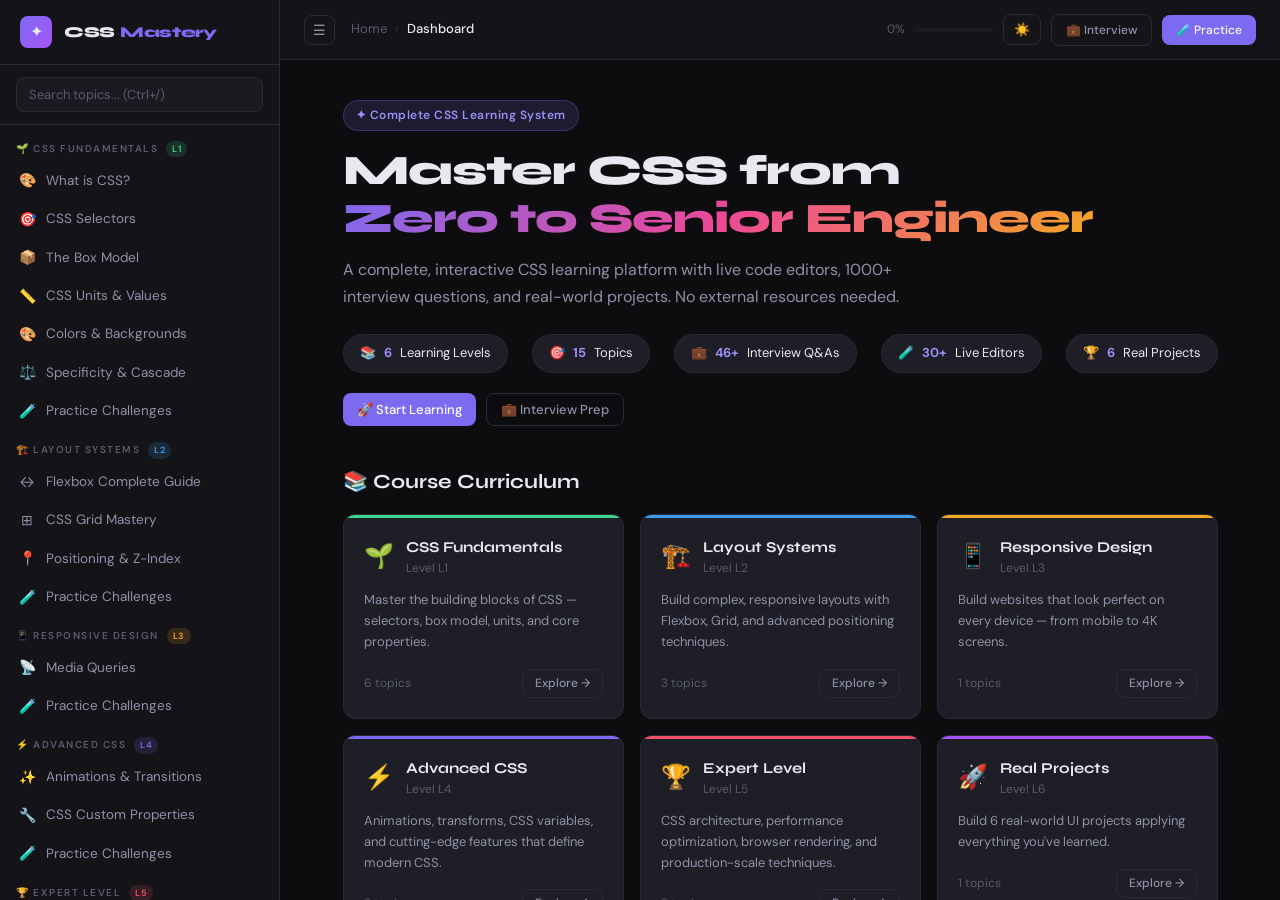
<file: index.html>
<!DOCTYPE html>
<html lang="en">
<head>
  <meta charset="UTF-8">
  <meta name="viewport" content="width=device-width, initial-scale=1.0">
  <title>CSS Mastery Platform — Zero to Senior Engineer</title>
  <meta name="description" content="Complete interactive CSS learning platform with live editors, 1000+ interview questions, and real-world projects.">
  <link rel="stylesheet" href="styles.css">
</head>
<body>

<!-- ============ LOADING ============ -->
<div id="loading">
  <div class="logo-icon" style="width:48px;height:48px;font-size:22px;margin-bottom:16px;">✦</div>
  <div class="loading-spinner"></div>
  <div class="loading-text">Loading CSS Mastery Platform...</div>
</div>

<!-- ============ APP SHELL ============ -->
<div id="app">

  <!-- SIDEBAR -->
  <aside id="sidebar">
    <div class="sidebar-logo">
      <div class="logo-icon">✦</div>
      <div class="logo-text">CSS <span>Mastery</span></div>
    </div>
    <div class="sidebar-search">
      <input type="text" id="sidebar-search" placeholder="Search topics... (Ctrl+/)">
    </div>
    <nav class="sidebar-nav" id="sidebar-nav"></nav>
  </aside>

  <!-- MAIN -->
  <div id="main">

    <!-- HEADER -->
    <header id="header">
      <button class="header-toggle" onclick="toggleSidebar()" title="Toggle Sidebar">☰</button>
      <div class="header-breadcrumb" id="header-breadcrumb">
        <span class="crumb-active">Dashboard</span>
      </div>
      <div class="header-actions">
        <div class="progress-ring" title="Course Progress">
          <span id="progress-pct" style="font-size:12px;color:var(--text-muted);">0%</span>
          <div class="progress-bar-mini">
            <div class="progress-fill" id="progress-fill" style="width:0%"></div>
          </div>
        </div>
        <button class="btn btn-ghost" id="theme-btn" onclick="toggleTheme()" title="Toggle Theme" style="padding:6px 10px;">🌙</button>
        <button class="btn btn-ghost" onclick="navigateTo('interview')" style="font-size:12px;">💼 Interview</button>
        <button class="btn btn-accent" onclick="navigateTo('practice')" style="font-size:12px;">🧪 Practice</button>
      </div>
    </header>

    <!-- CONTENT -->
    <div id="content">

      <!-- HOME -->
      <div class="page active" id="page-home"></div>

      <!-- LESSON -->
      <div class="page" id="page-lesson">
        <div class="lesson-layout">
          <div class="lesson-content" id="lesson-content"></div>
          <div class="lesson-playground" id="playground-container"></div>
        </div>
      </div>

      <!-- INTERVIEW -->
      <div class="page" id="page-interview"></div>

      <!-- PRACTICE LIST -->
      <div class="page" id="page-practice"></div>

      <!-- CHALLENGE EDITOR -->
      <div class="page" id="page-challenge">
        <div class="challenge-editor-layout">
          <div class="challenge-desc" id="challenge-desc"></div>
          <div class="challenge-editor" id="challenge-editor-panel"></div>
          <div class="challenge-preview" style="display:flex;flex-direction:column;">
            <div style="padding:8px 12px;border-bottom:1px solid var(--border);font-size:11px;color:var(--text-muted);display:flex;justify-content:space-between;align-items:center;background:var(--bg-secondary);flex-shrink:0;">
              <span>LIVE PREVIEW</span>
              <button class="editor-btn" onclick="openFullPreview('ch')" style="font-size:10px;">⛶ Expand</button>
            </div>
            <iframe id="ch-preview" title="Challenge Preview"
              style="width:100%;flex:1;border:none;display:block;background:white;"
              sandbox="allow-scripts allow-same-origin allow-forms"></iframe>
          </div>
        </div>
      </div>

      <!-- PROGRESS -->
      <div class="page" id="page-progress"></div>

    </div><!-- /content -->
  </div><!-- /main -->
</div><!-- /app -->

<!-- TOAST -->
<div id="toast-container"></div>

<!-- ============ SCRIPTS — ORDER MATTERS ============ -->
<!-- 1. Data first -->
<script src="questions.js"></script>
<script src="data.js"></script>

<!-- 2. Editor (defines buildPlaygroundHTML, buildChallengeEditorHTML, EDITOR) -->
<script src="editor.js"></script>

<!-- 3. Inject playground HTML into DOM BEFORE app.js runs -->
<script>
  document.getElementById('playground-container').innerHTML   = buildPlaygroundHTML('pg');
  document.getElementById('challenge-editor-panel').innerHTML = buildChallengeEditorHTML('ch');
</script>

<!-- 4. App logic (DOMContentLoaded fires here — all elements exist) -->
<script src="app.js"></script>

</body>
</html>
</file>
<file: styles.css>
/* ============================================
   CSS MASTERY PLATFORM - Core Styles
   ============================================ */

@import url('https://fonts.googleapis.com/css2?family=JetBrains+Mono:wght@400;500;600&family=Syne:wght@400;500;600;700;800&family=DM+Sans:ital,opsz,wght@0,9..40,300;0,9..40,400;0,9..40,500;1,9..40,300&display=swap');

:root {
  /* Color System */
  --bg-primary: #0d0d0f;
  --bg-secondary: #141418;
  --bg-tertiary: #1a1a20;
  --bg-card: #1e1e26;
  --bg-hover: #25252f;
  --border: #2a2a36;
  --border-light: #333340;

  /* Accent Colors */
  --accent: #7c6af0;
  --accent-soft: #9b8ff5;
  --accent-dim: rgba(124, 106, 240, 0.15);
  --accent-glow: rgba(124, 106, 240, 0.3);
  --green: #3dd68c;
  --green-dim: rgba(61, 214, 140, 0.15);
  --orange: #f5a623;
  --orange-dim: rgba(245, 166, 35, 0.15);
  --red: #f0506e;
  --red-dim: rgba(240, 80, 110, 0.15);
  --blue: #3d9cf0;
  --blue-dim: rgba(61, 156, 240, 0.15);

  /* Typography */
  --text-primary: #e8e8f0;
  --text-secondary: #9090a8;
  --text-muted: #5a5a70;
  --text-accent: #7c6af0;

  /* Fonts */
  --font-display: 'Syne', sans-serif;
  --font-body: 'DM Sans', sans-serif;
  --font-code: 'JetBrains Mono', monospace;

  /* Spacing */
  --sidebar-width: 280px;
  --header-height: 60px;
  --radius: 8px;
  --radius-lg: 12px;

  /* Transitions */
  --transition: 0.2s ease;
}

/* Light Mode */
body.light {
  --bg-primary: #f5f5f8;
  --bg-secondary: #ebebf0;
  --bg-tertiary: #e0e0ea;
  --bg-card: #ffffff;
  --bg-hover: #e8e8f2;
  --border: #d8d8e8;
  --border-light: #c8c8dc;
  --text-primary: #1a1a2e;
  --text-secondary: #4a4a6a;
  --text-muted: #8a8aaa;
  --accent-dim: rgba(124, 106, 240, 0.1);
}

/* ============================================ RESET */
*, *::before, *::after { box-sizing: border-box; margin: 0; padding: 0; }
html { scroll-behavior: smooth; }
body {
  font-family: var(--font-body);
  background: var(--bg-primary);
  color: var(--text-primary);
  line-height: 1.6;
  overflow: hidden;
  height: 100vh;
}

/* ============================================ SCROLLBAR */
::-webkit-scrollbar { width: 5px; height: 5px; }
::-webkit-scrollbar-track { background: transparent; }
::-webkit-scrollbar-thumb { background: var(--border); border-radius: 99px; }
::-webkit-scrollbar-thumb:hover { background: var(--border-light); }

/* ============================================ LAYOUT */
#app { display: flex; height: 100vh; overflow: hidden; }

/* SIDEBAR */
#sidebar {
  width: var(--sidebar-width);
  background: var(--bg-secondary);
  border-right: 1px solid var(--border);
  display: flex;
  flex-direction: column;
  overflow: hidden;
  flex-shrink: 0;
  transition: width var(--transition);
  z-index: 100;
}

#sidebar.collapsed { width: 60px; }

.sidebar-logo {
  padding: 16px 20px;
  border-bottom: 1px solid var(--border);
  display: flex;
  align-items: center;
  gap: 12px;
  min-height: var(--header-height);
}

.logo-icon {
  width: 32px; height: 32px;
  background: linear-gradient(135deg, var(--accent), #a855f7);
  border-radius: 8px;
  display: flex; align-items: center; justify-content: center;
  font-size: 16px;
  flex-shrink: 0;
}

.logo-text {
  font-family: var(--font-display);
  font-weight: 800;
  font-size: 15px;
  letter-spacing: -0.3px;
  white-space: nowrap;
  overflow: hidden;
}

.logo-text span { color: var(--accent); }

.sidebar-search {
  padding: 12px 16px;
  border-bottom: 1px solid var(--border);
}

.sidebar-search input {
  width: 100%;
  background: var(--bg-tertiary);
  border: 1px solid var(--border);
  border-radius: var(--radius);
  padding: 8px 12px;
  color: var(--text-primary);
  font-size: 13px;
  font-family: var(--font-body);
  outline: none;
  transition: border-color var(--transition);
}

.sidebar-search input:focus { border-color: var(--accent); }
.sidebar-search input::placeholder { color: var(--text-muted); }

.sidebar-nav {
  flex: 1;
  overflow-y: auto;
  padding: 8px 0;
}

.nav-section {
  margin-bottom: 4px;
}

.nav-section-header {
  padding: 8px 16px 4px;
  font-size: 10px;
  font-weight: 600;
  letter-spacing: 1.5px;
  text-transform: uppercase;
  color: var(--text-muted);
  display: flex;
  align-items: center;
  gap: 8px;
  cursor: pointer;
  user-select: none;
}

.nav-level-badge {
  font-size: 9px;
  padding: 1px 6px;
  border-radius: 99px;
  font-weight: 600;
  letter-spacing: 0.5px;
}

.level-1 .nav-level-badge { background: var(--green-dim); color: var(--green); }
.level-2 .nav-level-badge { background: var(--blue-dim); color: var(--blue); }
.level-3 .nav-level-badge { background: var(--orange-dim); color: var(--orange); }
.level-4 .nav-level-badge { background: var(--accent-dim); color: var(--accent); }
.level-5 .nav-level-badge { background: var(--red-dim); color: var(--red); }
.level-6 .nav-level-badge { background: rgba(168, 85, 247, 0.15); color: #a855f7; }
.level-7 .nav-level-badge { background: rgba(234, 179, 8, 0.15); color: #eab308; }

.nav-items { overflow: hidden; }

.nav-item {
  display: flex;
  align-items: center;
  gap: 10px;
  padding: 8px 16px;
  cursor: pointer;
  transition: all var(--transition);
  font-size: 13.5px;
  color: var(--text-secondary);
  border-left: 2px solid transparent;
  position: relative;
}

.nav-item:hover {
  background: var(--bg-hover);
  color: var(--text-primary);
}

.nav-item.active {
  background: var(--accent-dim);
  color: var(--accent-soft);
  border-left-color: var(--accent);
}

.nav-item .nav-icon { font-size: 14px; flex-shrink: 0; width: 18px; text-align: center; }
.nav-item .nav-label { flex: 1; white-space: nowrap; overflow: hidden; text-overflow: ellipsis; }

.nav-item .done-dot {
  width: 6px; height: 6px;
  border-radius: 50%;
  background: var(--green);
  flex-shrink: 0;
  display: none;
}

.nav-item.done .done-dot { display: block; }

/* MAIN CONTENT */
#main {
  flex: 1;
  display: flex;
  flex-direction: column;
  overflow: hidden;
}

/* HEADER */
#header {
  height: var(--header-height);
  background: var(--bg-secondary);
  border-bottom: 1px solid var(--border);
  display: flex;
  align-items: center;
  padding: 0 24px;
  gap: 16px;
  flex-shrink: 0;
}

.header-toggle {
  background: none;
  border: 1px solid var(--border);
  color: var(--text-secondary);
  cursor: pointer;
  padding: 6px 8px;
  border-radius: var(--radius);
  display: flex; align-items: center;
  transition: all var(--transition);
  font-size: 14px;
}
.header-toggle:hover { color: var(--text-primary); background: var(--bg-hover); }

.header-breadcrumb {
  flex: 1;
  font-size: 13px;
  color: var(--text-muted);
  display: flex;
  align-items: center;
  gap: 8px;
}

.header-breadcrumb .crumb-active {
  color: var(--text-primary);
  font-weight: 500;
}

.header-breadcrumb .sep { color: var(--border-light); }

.header-actions {
  display: flex;
  align-items: center;
  gap: 10px;
}

.progress-ring {
  display: flex;
  align-items: center;
  gap: 8px;
  font-size: 12px;
  color: var(--text-secondary);
}

.progress-bar-mini {
  width: 80px;
  height: 4px;
  background: var(--bg-tertiary);
  border-radius: 99px;
  overflow: hidden;
}

.progress-fill { height: 100%; background: var(--accent); border-radius: 99px; transition: width 0.5s ease; }

.btn {
  display: inline-flex;
  align-items: center;
  gap: 6px;
  padding: 7px 14px;
  border-radius: var(--radius);
  border: none;
  cursor: pointer;
  font-size: 13px;
  font-family: var(--font-body);
  font-weight: 500;
  transition: all var(--transition);
}

.btn-ghost {
  background: none;
  color: var(--text-secondary);
  border: 1px solid var(--border);
}
.btn-ghost:hover { color: var(--text-primary); background: var(--bg-hover); }

.btn-accent {
  background: var(--accent);
  color: white;
}
.btn-accent:hover { background: var(--accent-soft); transform: translateY(-1px); }

.btn-green {
  background: var(--green-dim);
  color: var(--green);
  border: 1px solid rgba(61, 214, 140, 0.3);
}
.btn-green:hover { background: var(--green); color: #000; }

/* CONTENT AREA */
#content {
  flex: 1;
  overflow: hidden;
  position: relative;
  display: flex;
  flex-direction: column;
}

/* Scrollable pages */
#page-home,
#page-interview,
#page-practice,
#page-progress {
  overflow-y: auto;
  height: 100%;
}

/* ============================================ PAGES */
.page {
  display: none !important;
  visibility: hidden;
  pointer-events: none;
}
.page.active {
  display: block !important;
  visibility: visible;
  pointer-events: auto;
}

/* Lesson and challenge need flex, not block */
#page-lesson.active {
  display: flex !important;
  flex-direction: column;
  height: calc(100vh - var(--header-height));
  overflow: hidden;
}

#page-challenge.active {
  display: flex !important;
  flex-direction: column;
  height: calc(100vh - var(--header-height));
  overflow: hidden;
}

/* ============================================ HOME / DASHBOARD */
#page-home {
  padding: 40px;
  max-width: 1000px;
  margin: 0 auto;
}

.hero {
  margin-bottom: 40px;
}

.hero-tag {
  display: inline-flex;
  align-items: center;
  gap: 6px;
  background: var(--accent-dim);
  color: var(--accent-soft);
  border: 1px solid var(--accent-glow);
  padding: 5px 12px;
  border-radius: 99px;
  font-size: 12px;
  font-weight: 600;
  letter-spacing: 0.5px;
  margin-bottom: 16px;
}

.hero h1 {
  font-family: var(--font-display);
  font-size: 42px;
  font-weight: 800;
  line-height: 1.15;
  letter-spacing: -1px;
  margin-bottom: 12px;
}

.hero h1 .gradient-text {
  background: linear-gradient(135deg, var(--accent), #ec4899, var(--orange));
  -webkit-background-clip: text;
  -webkit-text-fill-color: transparent;
  background-clip: text;
}

.hero p {
  font-size: 16px;
  color: var(--text-secondary);
  max-width: 600px;
  line-height: 1.7;
  margin-bottom: 24px;
}

.hero-stats {
  display: flex;
  gap: 24px;
  flex-wrap: wrap;
}

.stat-pill {
  display: flex;
  align-items: center;
  gap: 8px;
  background: var(--bg-card);
  border: 1px solid var(--border);
  padding: 8px 16px;
  border-radius: 99px;
  font-size: 13px;
}

.stat-pill .stat-num { font-weight: 700; color: var(--accent-soft); }

/* Level Cards */
.levels-grid {
  display: grid;
  grid-template-columns: repeat(auto-fill, minmax(280px, 1fr));
  gap: 16px;
  margin-bottom: 32px;
}

.level-card {
  background: var(--bg-card);
  border: 1px solid var(--border);
  border-radius: var(--radius-lg);
  padding: 20px;
  cursor: pointer;
  transition: all var(--transition);
  position: relative;
  overflow: hidden;
}

.level-card::before {
  content: '';
  position: absolute;
  top: 0; left: 0;
  right: 0; height: 3px;
}

.level-card.lv1::before { background: var(--green); }
.level-card.lv2::before { background: var(--blue); }
.level-card.lv3::before { background: var(--orange); }
.level-card.lv4::before { background: var(--accent); }
.level-card.lv5::before { background: var(--red); }
.level-card.lv6::before { background: #a855f7; }

.level-card:hover {
  border-color: var(--border-light);
  transform: translateY(-2px);
  background: var(--bg-hover);
}

.level-card-header {
  display: flex;
  align-items: center;
  gap: 12px;
  margin-bottom: 12px;
}

.level-emoji { font-size: 24px; }

.level-card-title {
  font-family: var(--font-display);
  font-weight: 700;
  font-size: 15px;
}

.level-card-sub {
  font-size: 12px;
  color: var(--text-muted);
}

.level-card p {
  font-size: 13px;
  color: var(--text-secondary);
  line-height: 1.6;
  margin-bottom: 16px;
}

.level-card-footer {
  display: flex;
  justify-content: space-between;
  align-items: center;
}

.topic-count {
  font-size: 12px;
  color: var(--text-muted);
}

/* ============================================ LESSON PAGE */
#page-lesson {
  padding: 0;
  /* height + flex set via .active rule above */
}

.lesson-layout {
  display: flex;
  flex: 1;
  overflow: hidden;
  height: 100%;
}

.lesson-content {
  flex: 1;
  overflow-y: auto;
  padding: 32px 40px;
  max-width: 680px;
  min-width: 0;
}

.lesson-playground {
  width: 560px;
  flex-shrink: 0;
  border-left: 1px solid var(--border);
  display: flex;
  flex-direction: column;
  background: var(--bg-secondary);
  overflow: hidden;
}

.lesson-header {
  margin-bottom: 32px;
}

.lesson-level-tag {
  display: inline-flex;
  align-items: center;
  gap: 5px;
  font-size: 11px;
  font-weight: 600;
  letter-spacing: 0.8px;
  text-transform: uppercase;
  color: var(--green);
  background: var(--green-dim);
  padding: 3px 10px;
  border-radius: 99px;
  margin-bottom: 12px;
}

.lesson-title {
  font-family: var(--font-display);
  font-size: 28px;
  font-weight: 800;
  letter-spacing: -0.5px;
  line-height: 1.2;
  margin-bottom: 8px;
}

.lesson-subtitle {
  font-size: 15px;
  color: var(--text-secondary);
  line-height: 1.6;
}

/* Lesson sections */
.lesson-section {
  margin-bottom: 32px;
}

.lesson-section h2 {
  font-family: var(--font-display);
  font-size: 18px;
  font-weight: 700;
  margin-bottom: 12px;
  display: flex;
  align-items: center;
  gap: 8px;
}

.lesson-section h3 {
  font-size: 15px;
  font-weight: 600;
  margin-bottom: 8px;
  color: var(--text-primary);
}

.lesson-section p {
  font-size: 14.5px;
  color: var(--text-secondary);
  line-height: 1.75;
  margin-bottom: 12px;
}

.lesson-section ul, .lesson-section ol {
  padding-left: 20px;
  margin-bottom: 12px;
}

.lesson-section li {
  font-size: 14px;
  color: var(--text-secondary);
  line-height: 1.7;
  margin-bottom: 4px;
}

.lesson-section li strong { color: var(--text-primary); }

/* Info boxes */
.info-box {
  border-radius: var(--radius);
  padding: 14px 16px;
  margin-bottom: 16px;
  font-size: 13.5px;
  line-height: 1.65;
  border-left: 3px solid;
  display: flex;
  gap: 12px;
}

.info-box .ib-icon { font-size: 16px; flex-shrink: 0; margin-top: 1px; }
.info-box .ib-body { flex: 1; }
.info-box .ib-body strong { display: block; margin-bottom: 4px; font-size: 13px; }

.info-tip { background: var(--blue-dim); border-color: var(--blue); color: var(--text-secondary); }
.info-tip .ib-body strong { color: var(--blue); }
.info-warn { background: var(--orange-dim); border-color: var(--orange); color: var(--text-secondary); }
.info-warn .ib-body strong { color: var(--orange); }
.info-danger { background: var(--red-dim); border-color: var(--red); color: var(--text-secondary); }
.info-danger .ib-body strong { color: var(--red); }
.info-success { background: var(--green-dim); border-color: var(--green); color: var(--text-secondary); }
.info-success .ib-body strong { color: var(--green); }

/* Code blocks */
.code-block {
  background: #111118;
  border: 1px solid var(--border);
  border-radius: var(--radius);
  overflow: hidden;
  margin-bottom: 16px;
  font-family: var(--font-code);
}

.code-block-header {
  display: flex;
  align-items: center;
  justify-content: space-between;
  padding: 8px 14px;
  background: rgba(255,255,255,0.03);
  border-bottom: 1px solid var(--border);
}

.code-lang {
  font-size: 11px;
  font-weight: 600;
  letter-spacing: 0.8px;
  text-transform: uppercase;
  color: var(--text-muted);
}

.copy-btn {
  background: none;
  border: none;
  color: var(--text-muted);
  cursor: pointer;
  font-size: 12px;
  padding: 2px 8px;
  border-radius: 4px;
  transition: all var(--transition);
  font-family: var(--font-body);
}
.copy-btn:hover { color: var(--text-primary); background: var(--bg-hover); }

.code-block pre {
  padding: 16px;
  overflow-x: auto;
  font-size: 13px;
  line-height: 1.65;
  color: var(--text-primary);
}

/* Syntax highlighting */
.kw { color: #c792ea; }
.prop { color: #82aaff; }
.val { color: #c3e88d; }
.str { color: #f78c6c; }
.num { color: #f78c6c; }
.cm { color: #546e7a; font-style: italic; }
.sel { color: #ffcb6b; }
.at { color: #89ddff; }
.punc { color: #89ddff; }

/* ============================================ PLAYGROUND */
.playground-tabs {
  display: flex;
  border-bottom: 1px solid var(--border);
  padding: 0 12px;
  gap: 4px;
  background: var(--bg-secondary);
  flex-shrink: 0;
}

.pg-tab {
  padding: 12px 14px;
  font-size: 12px;
  font-weight: 500;
  color: var(--text-muted);
  cursor: pointer;
  border-bottom: 2px solid transparent;
  transition: all var(--transition);
  white-space: nowrap;
}

.pg-tab:hover { color: var(--text-secondary); }
.pg-tab.active { color: var(--accent-soft); border-bottom-color: var(--accent); }

.playground-panel {
  display: none;
  flex: 1;
  flex-direction: column;
  overflow: hidden;
}
.playground-panel.active { display: flex; }

/* Editor */
.editor-area {
  flex: 1;
  display: flex;
  flex-direction: column;
  overflow: hidden;
  min-height: 0;
}

.editor-toolbar {
  padding: 8px 12px;
  border-bottom: 1px solid var(--border);
  display: flex;
  align-items: center;
  justify-content: space-between;
  flex-shrink: 0;
}

.editor-label {
  font-size: 11px;
  font-weight: 600;
  letter-spacing: 0.8px;
  text-transform: uppercase;
  color: var(--text-muted);
}

.editor-btns { display: flex; gap: 6px; }

.editor-btn {
  background: none;
  border: 1px solid var(--border);
  color: var(--text-secondary);
  padding: 4px 10px;
  border-radius: 5px;
  cursor: pointer;
  font-size: 11px;
  font-family: var(--font-body);
  transition: all var(--transition);
}
.editor-btn:hover { background: var(--bg-hover); color: var(--text-primary); }
.editor-btn.run { background: var(--accent-dim); color: var(--accent-soft); border-color: var(--accent-glow); }
.editor-btn.run:hover { background: var(--accent); color: white; }

.editor-wrapper {
  flex: 1;
  overflow: hidden;
  position: relative;
}

.code-editor {
  width: 100%;
  height: 100%;
  background: #0a0a10;
  color: #c3e88d;
  font-family: var(--font-code);
  font-size: 13px;
  line-height: 1.6;
  border: none;
  outline: none;
  resize: none;
  padding: 16px;
  tab-size: 2;
  white-space: pre;
  overflow: auto;
}

/* Preview */
.preview-area {
  border-top: 1px solid var(--border);
  background: white;
  flex: 1;
  min-height: 0;
  position: relative;
}

.preview-area iframe {
  width: 100%;
  height: 100%;
  border: none;
  display: block;
}

.preview-label {
  position: absolute;
  top: 8px; right: 10px;
  font-size: 10px;
  font-weight: 600;
  letter-spacing: 0.8px;
  text-transform: uppercase;
  color: #999;
  background: rgba(255,255,255,0.9);
  padding: 2px 8px;
  border-radius: 99px;
  z-index: 1;
}

/* Resizable panels */
.pg-resizer {
  height: 4px;
  background: var(--border);
  cursor: row-resize;
  position: relative;
  flex-shrink: 0;
  transition: background var(--transition);
}
.pg-resizer:hover, .pg-resizer.dragging { background: var(--accent); }

/* ============================================ INTERVIEW QUESTIONS */
#page-interview {
  padding: 32px 40px;
  max-width: 900px;
  margin: 0 auto;
}

.interview-header {
  margin-bottom: 32px;
}

.interview-header h1 {
  font-family: var(--font-display);
  font-size: 32px;
  font-weight: 800;
  letter-spacing: -0.5px;
  margin-bottom: 8px;
}

.interview-filters {
  display: flex;
  gap: 8px;
  flex-wrap: wrap;
  margin-bottom: 24px;
}

.filter-btn {
  padding: 7px 16px;
  border-radius: 99px;
  border: 1px solid var(--border);
  background: var(--bg-card);
  color: var(--text-secondary);
  font-size: 13px;
  cursor: pointer;
  transition: all var(--transition);
  font-family: var(--font-body);
}
.filter-btn:hover { border-color: var(--border-light); color: var(--text-primary); }
.filter-btn.active { background: var(--accent-dim); border-color: var(--accent); color: var(--accent-soft); }

.filter-btn.beginner.active { background: var(--green-dim); border-color: var(--green); color: var(--green); }
.filter-btn.intermediate.active { background: var(--orange-dim); border-color: var(--orange); color: var(--orange); }
.filter-btn.advanced.active { background: var(--red-dim); border-color: var(--red); color: var(--red); }
.filter-btn.senior.active { background: rgba(168, 85, 247, 0.15); border-color: #a855f7; color: #a855f7; }

.q-search {
  width: 100%;
  max-width: 400px;
  background: var(--bg-card);
  border: 1px solid var(--border);
  border-radius: var(--radius);
  padding: 10px 14px;
  color: var(--text-primary);
  font-size: 14px;
  font-family: var(--font-body);
  outline: none;
  margin-bottom: 20px;
  transition: border-color var(--transition);
}
.q-search:focus { border-color: var(--accent); }
.q-search::placeholder { color: var(--text-muted); }

.q-stats {
  font-size: 13px;
  color: var(--text-muted);
  margin-bottom: 16px;
}

.q-stats strong { color: var(--accent-soft); }

/* Question Card */
.q-card {
  background: var(--bg-card);
  border: 1px solid var(--border);
  border-radius: var(--radius-lg);
  margin-bottom: 12px;
  overflow: hidden;
  transition: border-color var(--transition);
}

.q-card:hover { border-color: var(--border-light); }

.q-header {
  padding: 16px 20px;
  cursor: pointer;
  display: flex;
  align-items: flex-start;
  gap: 14px;
  user-select: none;
}

.q-num {
  font-family: var(--font-code);
  font-size: 11px;
  color: var(--text-muted);
  background: var(--bg-tertiary);
  padding: 3px 8px;
  border-radius: 5px;
  flex-shrink: 0;
  margin-top: 1px;
}

.q-text {
  flex: 1;
  font-size: 14.5px;
  font-weight: 500;
  line-height: 1.5;
  color: var(--text-primary);
}

.q-badges {
  display: flex;
  gap: 6px;
  flex-shrink: 0;
  margin-top: 2px;
}

.q-badge {
  font-size: 10px;
  font-weight: 600;
  letter-spacing: 0.5px;
  padding: 2px 8px;
  border-radius: 99px;
}

.q-badge.beginner { background: var(--green-dim); color: var(--green); }
.q-badge.intermediate { background: var(--orange-dim); color: var(--orange); }
.q-badge.advanced { background: var(--red-dim); color: var(--red); }
.q-badge.senior { background: rgba(168, 85, 247, 0.15); color: #a855f7; }

.q-chevron {
  color: var(--text-muted);
  font-size: 12px;
  transition: transform var(--transition);
  flex-shrink: 0;
  margin-top: 3px;
}

.q-card.expanded .q-chevron { transform: rotate(180deg); }

.q-answer {
  display: none;
  padding: 0 20px 20px;
  border-top: 1px solid var(--border);
  margin-top: -1px;
}

.q-card.expanded .q-answer {
  display: block;
  padding-top: 16px;
}

.q-answer p {
  font-size: 14px;
  color: var(--text-secondary);
  line-height: 1.75;
  margin-bottom: 10px;
}

.q-answer .code-block { font-size: 12px; }
.q-answer .code-block pre { padding: 12px 14px; font-size: 12px; }

.q-answer .answer-section {
  margin-bottom: 14px;
}

.q-answer .answer-section h4 {
  font-size: 12px;
  font-weight: 600;
  letter-spacing: 0.5px;
  text-transform: uppercase;
  color: var(--text-muted);
  margin-bottom: 6px;
}

/* ============================================ PRACTICE PAGE */
#page-practice {
  padding: 32px 40px;
  max-width: 900px;
  margin: 0 auto;
}

.practice-header { margin-bottom: 32px; }
.practice-header h1 {
  font-family: var(--font-display);
  font-size: 32px;
  font-weight: 800;
  letter-spacing: -0.5px;
  margin-bottom: 8px;
}

.challenge-grid {
  display: grid;
  gap: 16px;
}

.challenge-card {
  background: var(--bg-card);
  border: 1px solid var(--border);
  border-radius: var(--radius-lg);
  padding: 20px 24px;
  cursor: pointer;
  transition: all var(--transition);
  display: flex;
  align-items: flex-start;
  gap: 16px;
}

.challenge-card:hover {
  border-color: var(--border-light);
  transform: translateX(2px);
}

.challenge-num {
  font-family: var(--font-code);
  font-size: 13px;
  font-weight: 600;
  color: var(--text-muted);
  background: var(--bg-tertiary);
  padding: 4px 10px;
  border-radius: 6px;
  flex-shrink: 0;
}

.challenge-info { flex: 1; }
.challenge-info h3 {
  font-size: 15px;
  font-weight: 600;
  margin-bottom: 5px;
}
.challenge-info p {
  font-size: 13px;
  color: var(--text-secondary);
  line-height: 1.5;
}

.challenge-meta {
  display: flex;
  gap: 8px;
  margin-top: 10px;
  align-items: center;
}

.diff-badge {
  font-size: 10px;
  font-weight: 600;
  padding: 2px 8px;
  border-radius: 99px;
  letter-spacing: 0.5px;
}

.diff-easy { background: var(--green-dim); color: var(--green); }
.diff-medium { background: var(--orange-dim); color: var(--orange); }
.diff-hard { background: var(--red-dim); color: var(--red); }

.challenge-arrow {
  color: var(--text-muted);
  font-size: 16px;
  flex-shrink: 0;
  margin-top: 14px;
  transition: transform var(--transition);
}
.challenge-card:hover .challenge-arrow { transform: translateX(3px); color: var(--accent-soft); }

/* ============================================ CHALLENGE EDITOR */
#page-challenge {
  /* height + flex set via .active rule above */
}

.challenge-editor-layout {
  flex: 1;
  display: grid;
  grid-template-columns: 340px 1fr 1fr;
  overflow: hidden;
}

.challenge-desc {
  border-right: 1px solid var(--border);
  overflow-y: auto;
  padding: 20px;
}

.challenge-desc h2 {
  font-family: var(--font-display);
  font-size: 18px;
  font-weight: 700;
  margin-bottom: 12px;
}

.challenge-desc p {
  font-size: 13.5px;
  color: var(--text-secondary);
  line-height: 1.7;
  margin-bottom: 12px;
}

.challenge-editor {
  display: flex;
  flex-direction: column;
  border-right: 1px solid var(--border);
  overflow: hidden;
}

.challenge-preview {
  background: white;
  position: relative;
}

.challenge-preview iframe {
  width: 100%;
  height: 100%;
  border: none;
}

/* ============================================ PROGRESS PAGE */
#page-progress {
  padding: 32px 40px;
  max-width: 800px;
  margin: 0 auto;
}

.progress-header { margin-bottom: 32px; }
.progress-header h1 {
  font-family: var(--font-display);
  font-size: 32px;
  font-weight: 800;
  letter-spacing: -0.5px;
  margin-bottom: 8px;
}

.progress-overview {
  display: grid;
  grid-template-columns: repeat(3, 1fr);
  gap: 16px;
  margin-bottom: 32px;
}

.progress-stat-card {
  background: var(--bg-card);
  border: 1px solid var(--border);
  border-radius: var(--radius-lg);
  padding: 20px;
  text-align: center;
}

.progress-stat-card .big-num {
  font-family: var(--font-display);
  font-size: 36px;
  font-weight: 800;
  color: var(--accent-soft);
  line-height: 1;
  margin-bottom: 6px;
}

.progress-stat-card .stat-label {
  font-size: 12px;
  color: var(--text-muted);
  text-transform: uppercase;
  letter-spacing: 0.8px;
}

/* ============================================ MISC */
.section-title {
  font-family: var(--font-display);
  font-size: 20px;
  font-weight: 700;
  margin-bottom: 16px;
  display: flex;
  align-items: center;
  gap: 8px;
}

.divider {
  height: 1px;
  background: var(--border);
  margin: 24px 0;
}

.tag {
  display: inline-flex;
  align-items: center;
  gap: 4px;
  font-size: 11px;
  padding: 3px 9px;
  border-radius: 99px;
  font-weight: 500;
}

/* ============================================ TOAST */
#toast-container {
  position: fixed;
  bottom: 24px;
  right: 24px;
  z-index: 9999;
  display: flex;
  flex-direction: column;
  gap: 8px;
}

.toast {
  background: var(--bg-card);
  border: 1px solid var(--border);
  border-radius: var(--radius);
  padding: 12px 16px;
  font-size: 13px;
  color: var(--text-primary);
  box-shadow: 0 8px 32px rgba(0,0,0,0.4);
  animation: slideIn 0.3s ease;
  display: flex;
  align-items: center;
  gap: 10px;
}

.toast.success { border-color: var(--green); }
.toast.error { border-color: var(--red); }

@keyframes slideIn {
  from { transform: translateX(20px); opacity: 0; }
  to { transform: translateX(0); opacity: 1; }
}

/* ============================================ RESPONSIVE */
@media (max-width: 1024px) {
  .lesson-playground { width: 380px; }
}

@media (max-width: 768px) {
  #sidebar { position: fixed; left: -280px; transition: left var(--transition); }
  #sidebar.mobile-open { left: 0; box-shadow: 0 0 40px rgba(0,0,0,0.5); }
  .lesson-layout { flex-direction: column; }
  .lesson-playground { width: 100%; border-left: none; border-top: 1px solid var(--border); height: 400px; }
  .challenge-editor-layout { grid-template-columns: 1fr; }
  #page-home { padding: 20px; }
  .hero h1 { font-size: 28px; }
  .levels-grid { grid-template-columns: 1fr; }
}

/* ============================================ ANIMATIONS */
.fade-in { animation: fadeIn 0.3s ease; }

@keyframes fadeIn {
  from { opacity: 0; transform: translateY(8px); }
  to { opacity: 1; transform: translateY(0); }
}

.pulse {
  animation: pulse 2s ease infinite;
}
@keyframes pulse {
  0%, 100% { opacity: 1; }
  50% { opacity: 0.6; }
}

/* ============================================ LESSON NAV BOTTOM */
.lesson-nav-bottom {
  display: flex;
  justify-content: space-between;
  align-items: center;
  padding: 20px 0;
  border-top: 1px solid var(--border);
  margin-top: 32px;
}

.nav-btn-lesson {
  display: flex;
  align-items: center;
  gap: 8px;
  padding: 10px 18px;
  background: var(--bg-card);
  border: 1px solid var(--border);
  border-radius: var(--radius);
  color: var(--text-secondary);
  cursor: pointer;
  font-size: 13.5px;
  font-family: var(--font-body);
  transition: all var(--transition);
}

.nav-btn-lesson:hover { color: var(--text-primary); border-color: var(--border-light); background: var(--bg-hover); }
.nav-btn-lesson.next { background: var(--accent-dim); color: var(--accent-soft); border-color: var(--accent-glow); }
.nav-btn-lesson.next:hover { background: var(--accent); color: white; }

/* ============================================ VISUAL AIDS */
.visual-box {
  background: var(--bg-tertiary);
  border: 1px solid var(--border);
  border-radius: var(--radius);
  padding: 20px;
  margin-bottom: 16px;
  font-family: var(--font-code);
  font-size: 12px;
  overflow-x: auto;
}

.box-model-viz {
  text-align: center;
  padding: 10px;
}

.bm-margin {
  background: rgba(255, 100, 100, 0.1);
  border: 2px dashed rgba(255,100,100,0.4);
  padding: 16px;
  border-radius: 4px;
  position: relative;
}
.bm-border {
  background: rgba(255, 165, 0, 0.1);
  border: 8px solid rgba(255, 165, 0, 0.6);
  padding: 12px;
  border-radius: 2px;
}
.bm-padding {
  background: rgba(0, 200, 100, 0.1);
  border: 1px dashed rgba(0,200,100,0.4);
  padding: 16px;
}
.bm-content {
  background: rgba(100, 100, 255, 0.2);
  border: 1px solid rgba(100,100,255,0.4);
  padding: 12px;
  text-align: center;
  font-size: 12px;
  color: var(--text-primary);
}
.bm-label {
  position: absolute;
  top: 2px; left: 6px;
  font-size: 10px;
  color: rgba(255,100,100,0.8);
  font-family: var(--font-code);
}

/* Flex/Grid visual aids */
.flex-demo {
  display: flex;
  gap: 8px;
  padding: 12px;
  background: var(--bg-tertiary);
  border: 1px solid var(--border);
  border-radius: var(--radius);
  margin: 8px 0;
  flex-wrap: wrap;
}

.flex-item {
  background: var(--accent-dim);
  border: 1px solid var(--accent-glow);
  color: var(--accent-soft);
  padding: 8px 14px;
  border-radius: 5px;
  font-size: 13px;
  font-family: var(--font-code);
  font-weight: 500;
}

.grid-demo {
  display: grid;
  gap: 8px;
  padding: 12px;
  background: var(--bg-tertiary);
  border: 1px solid var(--border);
  border-radius: var(--radius);
  margin: 8px 0;
}

.grid-item {
  background: var(--blue-dim);
  border: 1px solid rgba(61,156,240,0.3);
  color: var(--blue);
  padding: 10px;
  border-radius: 5px;
  font-size: 12px;
  font-family: var(--font-code);
  text-align: center;
}

/* ============================================ LOADING */
#loading {
  position: fixed;
  inset: 0;
  background: var(--bg-primary);
  display: flex;
  align-items: center;
  justify-content: center;
  z-index: 9999;
  flex-direction: column;
  gap: 16px;
}

.loading-spinner {
  width: 40px; height: 40px;
  border: 3px solid var(--border);
  border-top-color: var(--accent);
  border-radius: 50%;
  animation: spin 0.8s linear infinite;
}

@keyframes spin { to { transform: rotate(360deg); } }

.loading-text {
  font-size: 14px;
  color: var(--text-muted);
  font-family: var(--font-code);
}
</file>
